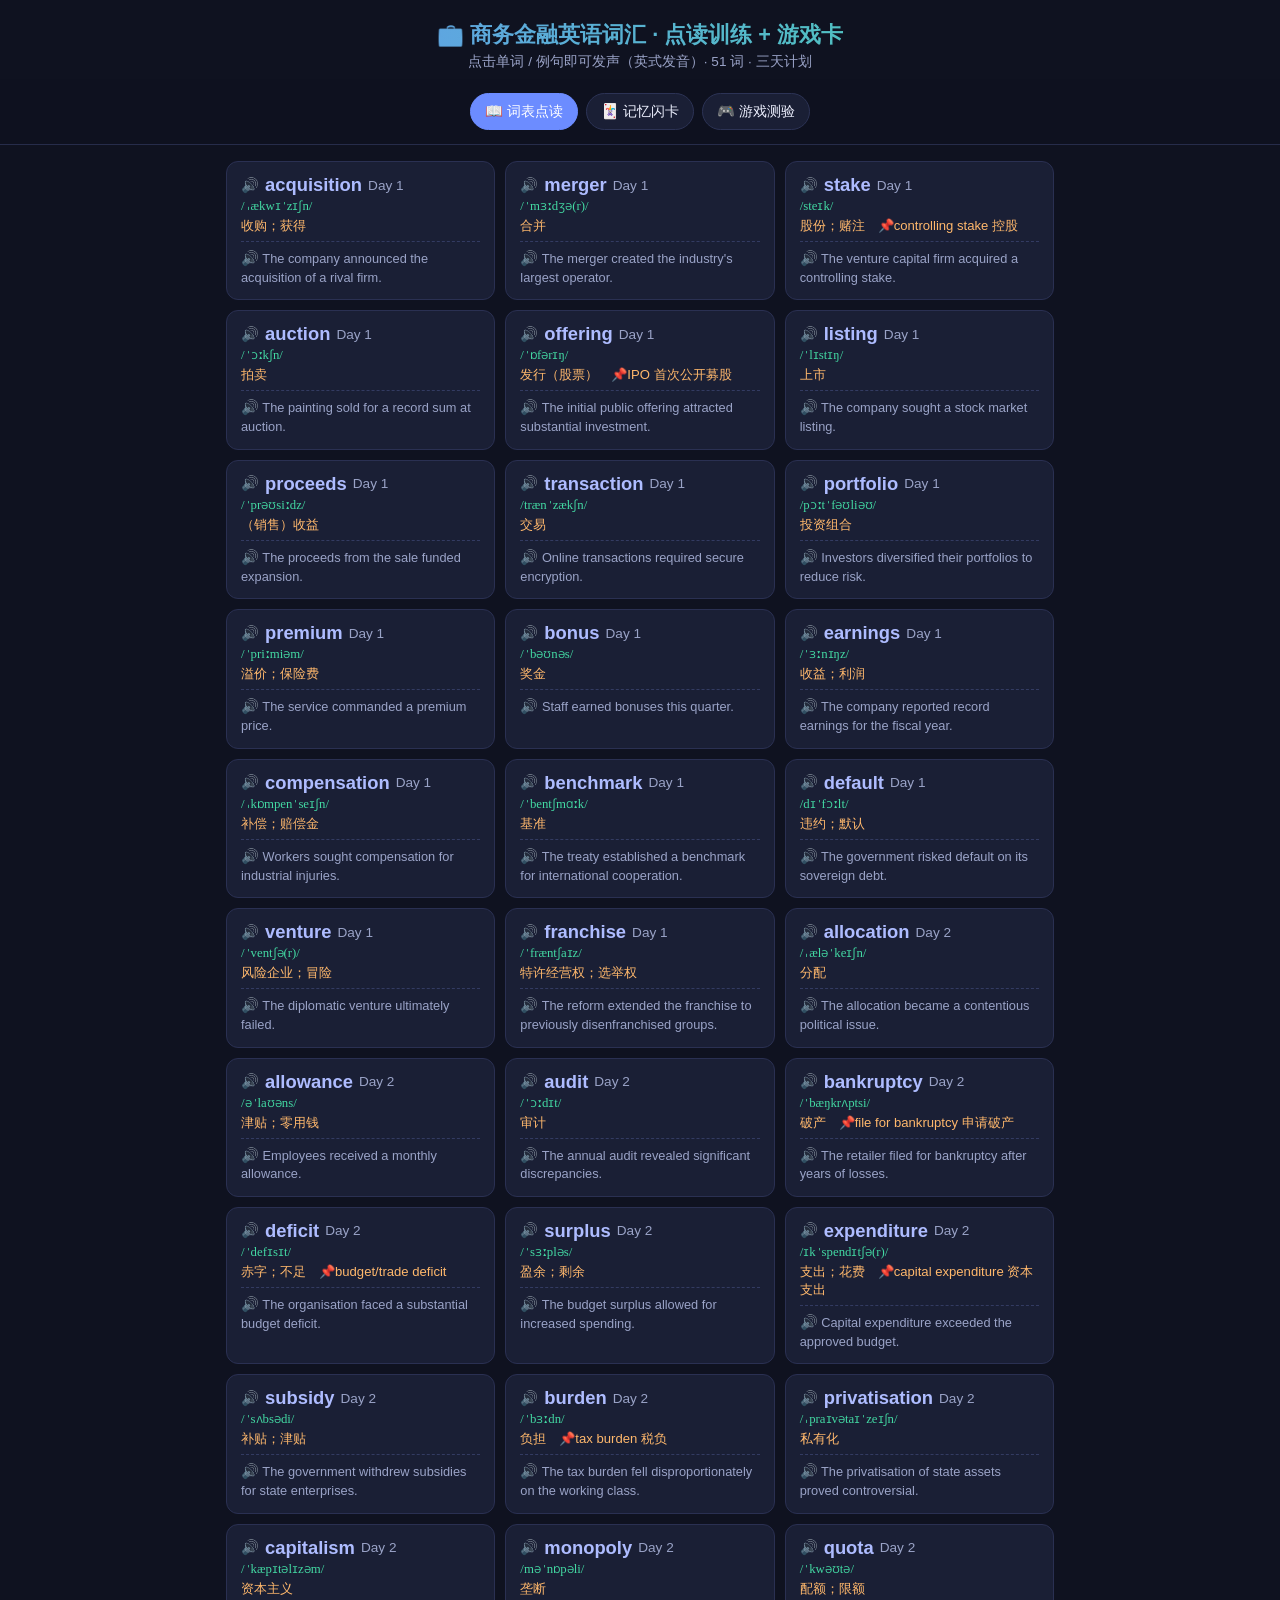
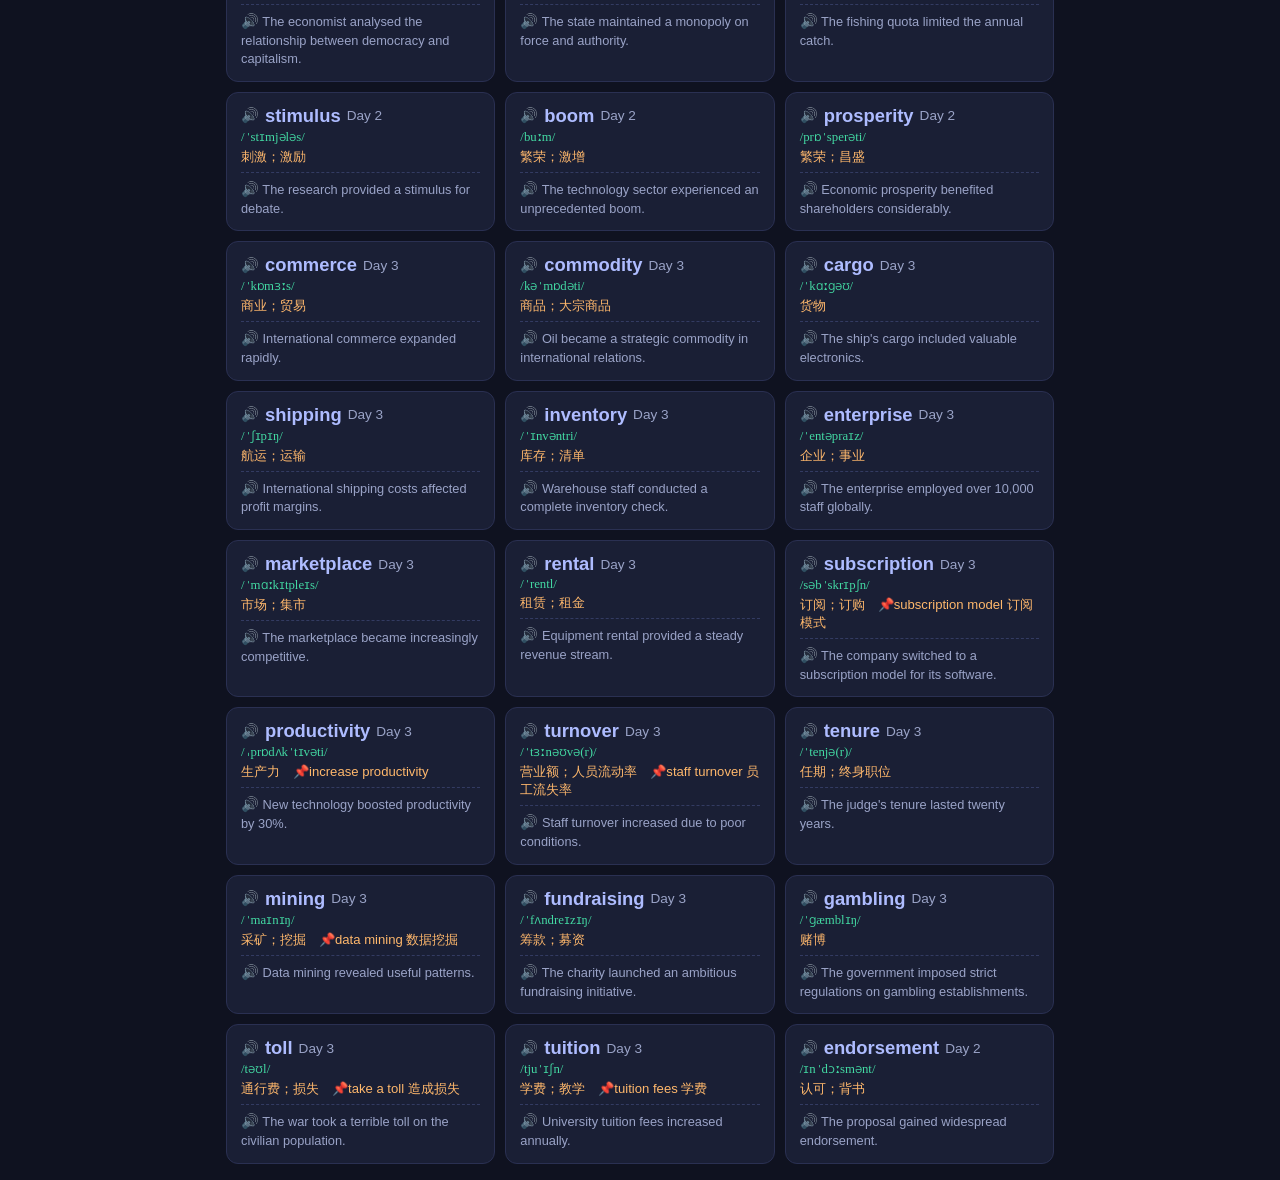
<file: vocab-business.html>
<!DOCTYPE html>
<html lang="zh-CN">
<head>
<meta charset="UTF-8">
<meta name="viewport" content="width=device-width, initial-scale=1.0">
<title>商务英语词汇 · 点读 + 游戏卡</title>
<style>
:root{
  --bg:#0f1220; --card:#1a1f35; --card2:#232a47; --text:#eef1ff;
  --muted:#9aa3c7; --accent:#6c8cff; --accent2:#43d9a3; --warn:#ffb86c;
  --wrong:#ff6b81; --shadow:0 8px 24px rgba(0,0,0,.35);
}
*{box-sizing:border-box;margin:0;padding:0}
body{background:var(--bg);color:var(--text);font-family:-apple-system,"PingFang SC","Microsoft YaHei",sans-serif;min-height:100vh}
header{padding:20px 16px 8px;text-align:center}
header h1{font-size:1.35rem;background:linear-gradient(90deg,#6c8cff,#43d9a3);-webkit-background-clip:text;background-clip:text;color:transparent}
header p{color:var(--muted);font-size:.85rem;margin-top:4px}
nav{display:flex;gap:8px;justify-content:center;flex-wrap:wrap;padding:14px;position:sticky;top:0;background:rgba(15,18,32,.92);backdrop-filter:blur(8px);z-index:10;border-bottom:1px solid #262c4a}
nav button{background:var(--card);border:1px solid #2c3355;color:var(--text);padding:8px 14px;border-radius:20px;cursor:pointer;font-size:.9rem;transition:.2s}
nav button.active{background:var(--accent);border-color:var(--accent);color:#fff}
main{max-width:860px;margin:0 auto;padding:16px}
.hidden{display:none!important}

/* ---------- 词表 ---------- */
.wlist{display:grid;grid-template-columns:repeat(auto-fill,minmax(250px,1fr));gap:10px}
.wcard{background:var(--card);border:1px solid #2a3052;border-radius:12px;padding:12px 14px;cursor:pointer;transition:.15s}
.wcard:hover{background:var(--card2);transform:translateY(-2px);box-shadow:var(--shadow)}
.wcard .w{font-size:1.15rem;font-weight:700;color:#aebcff;display:flex;align-items:center;gap:6px}
.wcard .w .sp{font-size:.85rem;color:var(--muted);font-weight:400}
.wcard .ipa{color:var(--accent2);font-size:.8rem;margin-top:2px;font-family:Georgia,serif}
.wcard .zh{color:var(--warn);font-size:.82rem;margin-top:2px}
.wcard .ex{color:var(--muted);font-size:.8rem;margin-top:6px;line-height:1.45;border-top:1px dashed #333b62;padding-top:6px}
.speak-ico{opacity:.55;font-size:.9rem}
.wcard:hover .speak-ico{opacity:1}

/* ---------- 闪卡 ---------- */
.flash-wrap{text-align:center;padding:10px 0}
.flash-card{background:linear-gradient(145deg,#232a47,#1a1f35);border:1px solid #323a63;border-radius:20px;min-height:300px;display:flex;flex-direction:column;align-items:center;justify-content:center;gap:10px;cursor:pointer;box-shadow:var(--shadow);transition:transform .4s;position:relative;padding:20px}
.flash-card .fw{font-size:2.2rem;font-weight:800;color:#aebcff}
.flash-card .fipa{color:var(--accent2);font-family:Georgia,serif}
.flash-card .fzh{color:var(--warn);font-size:1.1rem}
.flash-card .fex{color:var(--muted);font-size:.9rem;line-height:1.5;max-width:520px}
.flash-card .hint{position:absolute;bottom:12px;color:#5a6288;font-size:.75rem}
.flash-card .daytag{position:absolute;top:12px;left:14px;background:#2c3355;color:var(--muted);font-size:.7rem;padding:3px 10px;border-radius:12px}
.flash-btns{display:flex;gap:10px;justify-content:center;margin-top:18px;flex-wrap:wrap}
.flash-btns button{padding:10px 22px;border-radius:22px;border:none;cursor:pointer;font-size:.95rem;font-weight:600}
.btn-know{background:var(--accent2);color:#08301f}
.btn-unknow{background:var(--wrong);color:#fff}
.btn-skip{background:var(--card2);color:var(--text);border:1px solid #3a4370!important}
.btn-primary{background:var(--accent);color:#fff}
.progress{height:8px;background:#262c4a;border-radius:4px;overflow:hidden;margin:14px auto;max-width:500px}
.progress i{display:block;height:100%;background:linear-gradient(90deg,#6c8cff,#43d9a3);transition:width .3s}
.pcount{color:var(--muted);font-size:.85rem;text-align:center}

/* ---------- 测验 ---------- */
.quiz-box{background:var(--card);border:1px solid #2a3052;border-radius:16px;padding:24px;margin-top:10px}
.quiz-q{font-size:1.25rem;font-weight:700;text-align:center;margin-bottom:18px}
.quiz-q .speaker{cursor:pointer;color:var(--accent);font-size:1.6rem;margin-right:8px;vertical-align:middle}
.opts{display:grid;grid-template-columns:1fr 1fr;gap:10px}
.opts button{background:var(--card2);border:1px solid #3a4370;color:var(--text);padding:14px;border-radius:10px;cursor:pointer;font-size:1rem;transition:.15s}
.opts button:hover{border-color:var(--accent)}
.opts button.right{background:rgba(67,217,163,.18);border-color:var(--accent2)}
.opts button.wrong{background:rgba(255,107,129,.18);border-color:var(--wrong)}
.quiz-feedback{text-align:center;margin-top:14px;min-height:24px;font-weight:600}
.quiz-feedback .ok{color:var(--accent2)}
.quiz-feedback .no{color:var(--wrong)}
.quiz-bar{display:flex;justify-content:space-between;color:var(--muted);font-size:.85rem;margin-bottom:14px}
.spell-input{width:100%;padding:14px;font-size:1.2rem;border-radius:10px;border:1px solid #3a4370;background:#141830;color:var(--text);text-align:center;letter-spacing:2px;outline:none}
.spell-input:focus{border-color:var(--accent)}
.result-box{text-align:center;padding:30px}
.result-box .score{font-size:3rem;font-weight:800;background:linear-gradient(90deg,#6c8cff,#43d9a3);-webkit-background-clip:text;background-clip:text;color:transparent}
.mode-pick{display:grid;grid-template-columns:repeat(auto-fit,minmax(180px,1fr));gap:12px;margin-top:14px}
.mode-pick .mp{background:var(--card);border:1px solid #2a3052;border-radius:14px;padding:18px;cursor:pointer;transition:.15s;text-align:center}
.mode-pick .mp:hover{border-color:var(--accent);transform:translateY(-3px);box-shadow:var(--shadow)}
.mode-pick .mp .ic{font-size:1.8rem}
.mode-pick .mp .t{font-weight:700;margin-top:8px}
.mode-pick .mp .d{color:var(--muted);font-size:.78rem;margin-top:4px}
@media(max-width:520px){.opts{grid-template-columns:1fr}.flash-card .fw{font-size:1.7rem}}
</style>
</head>
<body>
<header>
  <h1>💼 商务金融英语词汇 · 点读训练 + 游戏卡</h1>
  <p>点击单词 / 例句即可发声（英式发音）· 51 词 · 三天计划</p>
</header>
<nav>
  <button class="active" data-tab="list">📖 词表点读</button>
  <button data-tab="flash">🃏 记忆闪卡</button>
  <button data-tab="quiz">🎮 游戏测验</button>
</nav>
<main>
  <section id="tab-list"><div class="wlist" id="wordList"></div></section>
  <section id="tab-flash" class="hidden">
    <div class="progress"><i id="flashBar" style="width:0%"></i></div>
    <div class="pcount" id="flashCount"></div>
    <div class="flash-wrap">
      <div class="flash-card" id="flashCard"></div>
      <div class="flash-btns">
        <button class="btn-unknow" id="btnUnknown">😵 还不熟（再来）</button>
        <button class="btn-know" id="btnKnow">😀 记住了</button>
        <button class="btn-skip" id="btnRestart">🔄 重新开始</button>
      </div>
    </div>
  </section>
  <section id="tab-quiz" class="hidden">
    <div id="quizHome">
      <p style="color:var(--muted);text-align:center;margin-top:8px">选择一种游戏模式，加深记忆 👇</p>
      <div class="mode-pick">
        <div class="mp" data-mode="zh2en"><div class="ic">🇨🇳→🇬🇧</div><div class="t">看中文选英文</div><div class="d">四选一</div></div>
        <div class="mp" data-mode="en2zh"><div class="ic">🇬🇧→🇨🇳</div><div class="t">看英文选中文</div><div class="d">四选一</div></div>
        <div class="mp" data-mode="listen"><div class="ic">👂</div><div class="t">听音辨词</div><div class="d">点击播放读音</div></div>
        <div class="mp" data-mode="spell"><div class="ic">⌨️</div><div class="t">拼写挑战</div><div class="d">听音拼单词</div></div>
      </div>
    </div>
    <div id="quizPlay" class="hidden">
      <div class="quiz-box">
        <div class="quiz-bar"><span id="quizProg"></span><span id="quizScore">得分 0</span></div>
        <div class="quiz-q" id="quizQ"></div>
        <div id="quizOpts"></div>
        <div class="quiz-feedback" id="quizFb"></div>
        <div class="flash-btns"><button class="btn-skip" id="quizQuit">← 退出游戏</button></div>
      </div>
    </div>
    <div id="quizResult" class="hidden"></div>
  </section>
</main>

<script>
const WORDS=[
{w:"acquisition",ipa:"/ˌækwɪˈzɪʃn/",zh:"收购；获得",ex:"The company announced the acquisition of a rival firm.",day:1},
{w:"merger",ipa:"/ˈmɜːdʒə(r)/",zh:"合并",ex:"The merger created the industry's largest operator.",day:1},
{w:"stake",ipa:"/steɪk/",zh:"股份；赌注",ex:"The venture capital firm acquired a controlling stake.",day:1,pt:"controlling stake 控股"},
{w:"auction",ipa:"/ˈɔːkʃn/",zh:"拍卖",ex:"The painting sold for a record sum at auction.",day:1},
{w:"offering",ipa:"/ˈɒfərɪŋ/",zh:"发行（股票）",ex:"The initial public offering attracted substantial investment.",day:1,pt:"IPO 首次公开募股"},
{w:"listing",ipa:"/ˈlɪstɪŋ/",zh:"上市",ex:"The company sought a stock market listing.",day:1},
{w:"proceeds",ipa:"/ˈprəʊsiːdz/",zh:"（销售）收益",ex:"The proceeds from the sale funded expansion.",day:1},
{w:"transaction",ipa:"/trænˈzækʃn/",zh:"交易",ex:"Online transactions required secure encryption.",day:1},
{w:"portfolio",ipa:"/pɔːtˈfəʊliəʊ/",zh:"投资组合",ex:"Investors diversified their portfolios to reduce risk.",day:1},
{w:"premium",ipa:"/ˈpriːmiəm/",zh:"溢价；保险费",ex:"The service commanded a premium price.",day:1},
{w:"bonus",ipa:"/ˈbəʊnəs/",zh:"奖金",ex:"Staff earned bonuses this quarter.",day:1},
{w:"earnings",ipa:"/ˈɜːnɪŋz/",zh:"收益；利润",ex:"The company reported record earnings for the fiscal year.",day:1},
{w:"compensation",ipa:"/ˌkɒmpenˈseɪʃn/",zh:"补偿；赔偿金",ex:"Workers sought compensation for industrial injuries.",day:1},
{w:"benchmark",ipa:"/ˈbentʃmɑːk/",zh:"基准",ex:"The treaty established a benchmark for international cooperation.",day:1},
{w:"default",ipa:"/dɪˈfɔːlt/",zh:"违约；默认",ex:"The government risked default on its sovereign debt.",day:1},
{w:"venture",ipa:"/ˈventʃə(r)/",zh:"风险企业；冒险",ex:"The diplomatic venture ultimately failed.",day:1},
{w:"franchise",ipa:"/ˈfræntʃaɪz/",zh:"特许经营权；选举权",ex:"The reform extended the franchise to previously disenfranchised groups.",day:1},
{w:"allocation",ipa:"/ˌæləˈkeɪʃn/",zh:"分配",ex:"The allocation became a contentious political issue.",day:2},
{w:"allowance",ipa:"/əˈlaʊəns/",zh:"津贴；零用钱",ex:"Employees received a monthly allowance.",day:2},
{w:"audit",ipa:"/ˈɔːdɪt/",zh:"审计",ex:"The annual audit revealed significant discrepancies.",day:2},
{w:"bankruptcy",ipa:"/ˈbæŋkrʌptsi/",zh:"破产",ex:"The retailer filed for bankruptcy after years of losses.",day:2,pt:"file for bankruptcy 申请破产"},
{w:"deficit",ipa:"/ˈdefɪsɪt/",zh:"赤字；不足",ex:"The organisation faced a substantial budget deficit.",day:2,pt:"budget/trade deficit"},
{w:"surplus",ipa:"/ˈsɜːpləs/",zh:"盈余；剩余",ex:"The budget surplus allowed for increased spending.",day:2},
{w:"expenditure",ipa:"/ɪkˈspendɪtʃə(r)/",zh:"支出；花费",ex:"Capital expenditure exceeded the approved budget.",day:2,pt:"capital expenditure 资本支出"},
{w:"subsidy",ipa:"/ˈsʌbsədi/",zh:"补贴；津贴",ex:"The government withdrew subsidies for state enterprises.",day:2},
{w:"burden",ipa:"/ˈbɜːdn/",zh:"负担",ex:"The tax burden fell disproportionately on the working class.",day:2,pt:"tax burden 税负"},
{w:"privatisation",ipa:"/ˌpraɪvətaɪˈzeɪʃn/",zh:"私有化",ex:"The privatisation of state assets proved controversial.",day:2},
{w:"capitalism",ipa:"/ˈkæpɪtəlɪzəm/",zh:"资本主义",ex:"The economist analysed the relationship between democracy and capitalism.",day:2},
{w:"monopoly",ipa:"/məˈnɒpəli/",zh:"垄断",ex:"The state maintained a monopoly on force and authority.",day:2},
{w:"quota",ipa:"/ˈkwəʊtə/",zh:"配额；限额",ex:"The fishing quota limited the annual catch.",day:2},
{w:"stimulus",ipa:"/ˈstɪmjələs/",zh:"刺激；激励",ex:"The research provided a stimulus for debate.",day:2},
{w:"boom",ipa:"/buːm/",zh:"繁荣；激增",ex:"The technology sector experienced an unprecedented boom.",day:2},
{w:"prosperity",ipa:"/prɒˈsperəti/",zh:"繁荣；昌盛",ex:"Economic prosperity benefited shareholders considerably.",day:2},
{w:"commerce",ipa:"/ˈkɒmɜːs/",zh:"商业；贸易",ex:"International commerce expanded rapidly.",day:3},
{w:"commodity",ipa:"/kəˈmɒdəti/",zh:"商品；大宗商品",ex:"Oil became a strategic commodity in international relations.",day:3},
{w:"cargo",ipa:"/ˈkɑːɡəʊ/",zh:"货物",ex:"The ship's cargo included valuable electronics.",day:3},
{w:"shipping",ipa:"/ˈʃɪpɪŋ/",zh:"航运；运输",ex:"International shipping costs affected profit margins.",day:3},
{w:"inventory",ipa:"/ˈɪnvəntri/",zh:"库存；清单",ex:"Warehouse staff conducted a complete inventory check.",day:3},
{w:"enterprise",ipa:"/ˈentəpraɪz/",zh:"企业；事业",ex:"The enterprise employed over 10,000 staff globally.",day:3},
{w:"marketplace",ipa:"/ˈmɑːkɪtpleɪs/",zh:"市场；集市",ex:"The marketplace became increasingly competitive.",day:3},
{w:"rental",ipa:"/ˈrentl/",zh:"租赁；租金",ex:"Equipment rental provided a steady revenue stream.",day:3},
{w:"subscription",ipa:"/səbˈskrɪpʃn/",zh:"订阅；订购",ex:"The company switched to a subscription model for its software.",day:3,pt:"subscription model 订阅模式"},
{w:"productivity",ipa:"/ˌprɒdʌkˈtɪvəti/",zh:"生产力",ex:"New technology boosted productivity by 30%.",day:3,pt:"increase productivity"},
{w:"turnover",ipa:"/ˈtɜːnəʊvə(r)/",zh:"营业额；人员流动率",ex:"Staff turnover increased due to poor conditions.",day:3,pt:"staff turnover 员工流失率"},
{w:"tenure",ipa:"/ˈtenjə(r)/",zh:"任期；终身职位",ex:"The judge's tenure lasted twenty years.",day:3},
{w:"mining",ipa:"/ˈmaɪnɪŋ/",zh:"采矿；挖掘",ex:"Data mining revealed useful patterns.",day:3,pt:"data mining 数据挖掘"},
{w:"fundraising",ipa:"/ˈfʌndreɪzɪŋ/",zh:"筹款；募资",ex:"The charity launched an ambitious fundraising initiative.",day:3},
{w:"gambling",ipa:"/ˈɡæmblɪŋ/",zh:"赌博",ex:"The government imposed strict regulations on gambling establishments.",day:3},
{w:"toll",ipa:"/təʊl/",zh:"通行费；损失",ex:"The war took a terrible toll on the civilian population.",day:3,pt:"take a toll 造成损失"},
{w:"tuition",ipa:"/tjuˈɪʃn/",zh:"学费；教学",ex:"University tuition fees increased annually.",day:3,pt:"tuition fees 学费"},
{w:"endorsement",ipa:"/ɪnˈdɔːsmənt/",zh:"认可；背书",ex:"The proposal gained widespread endorsement.",day:2},
];

/* ---------- 发音 ---------- */
let voiceUK=null;
function pickVoice(){
  const vs=speechSynthesis.getVoices();
  voiceUK=vs.find(v=>v.lang==='en-GB')||vs.find(v=>v.lang.startsWith('en'))||null;
}
speechSynthesis.onvoiceschanged=pickVoice;pickVoice();
function speak(text,rate=0.92){
  speechSynthesis.cancel();
  const u=new SpeechSynthesisUtterance(text);
  u.lang='en-GB';u.rate=rate;
  if(voiceUK)u.voice=voiceUK;
  speechSynthesis.speak(u);
}
const shuffle=a=>{a=[...a];for(let i=a.length-1;i>0;i--){const j=Math.floor(Math.random()*(i+1));[a[i],a[j]]=[a[j],a[i]]}return a};

/* ---------- Tabs ---------- */
document.querySelectorAll('nav button').forEach(b=>b.onclick=()=>{
  document.querySelectorAll('nav button').forEach(x=>x.classList.remove('active'));
  b.classList.add('active');
  ['list','flash','quiz'].forEach(t=>document.getElementById('tab-'+t).classList.toggle('hidden',t!==b.dataset.tab));
});

/* ---------- 词表点读 ---------- */
const listEl=document.getElementById('wordList');
WORDS.forEach(o=>{
  const d=document.createElement('div');d.className='wcard';
  d.innerHTML=`<div class="w"><span class="speak-ico">🔊</span>${o.w} <span class="sp">Day ${o.day}</span></div>
  <div class="ipa">${o.ipa}</div><div class="zh">${o.zh}${o.pt?'　📌'+o.pt:''}</div>
  <div class="ex"><span class="speak-ico">🔊</span> ${o.ex}</div>`;
  d.querySelector('.w').onclick=e=>{e.stopPropagation();speak(o.w)};
  d.querySelector('.ex').onclick=e=>{e.stopPropagation();speak(o.ex)};
  listEl.appendChild(d);
});

/* ---------- 闪卡 ---------- */
let fDeck=[],fIdx=0,fKnown=0;
function flashStart(){
  fDeck=shuffle(WORDS);fIdx=0;fKnown=0;flashRender();
}
function flashRender(){
  const o=fDeck[fIdx],c=document.getElementById('flashCard');
  c.innerHTML=`<div class="daytag">Day ${o.day} · 点击卡片翻面</div>
    <div class="fw">🔊 ${o.w}</div>
    <div class="fipa">${o.ipa}</div>
    <div class="fzh">${o.zh}</div>
    <div class="fex">💡 ${o.pt||''}</div>
    <div class="hint">翻面看例句</div>`;
  c.onclick=()=>{
    c.innerHTML=`<div class="daytag">Day ${o.day}</div>
      <div class="fw" style="cursor:pointer">🔊 ${o.w}</div>
      <div class="fipa">${o.ipa} · ${o.zh}</div>
      <div class="fex" style="cursor:pointer">🔊 ${o.ex}</div>
      <div class="hint">点击 🔊 听发音</div>`;
    c.querySelector('.fw').onclick=e=>{e.stopPropagation();speak(o.w)};
    c.querySelector('.fex').onclick=e=>{e.stopPropagation();speak(o.ex)};
    c.onclick=flashRenderBack.bind(null,o);
  };
  speak(o.w);
  document.getElementById('flashBar').style.width=(fIdx/WORDS.length*100)+'%';
  document.getElementById('flashCount').textContent=`${fIdx+1} / ${fDeck.length} · 已记住 ${fKnown}`;
}
function flashRenderBack(o){
  const c=document.getElementById('flashCard');
  c.innerHTML=`<div class="daytag">Day ${o.day}</div><div class="fw">🔊 ${o.w}</div><div class="fipa">${o.ipa} · ${o.zh}</div><div class="fex" style="cursor:pointer">🔊 ${o.ex}</div><div class="hint">点击 🔊 听发音</div>`;
  c.querySelector('.fw').onclick=e=>{e.stopPropagation();speak(o.w)};
  c.querySelector('.fex').onclick=e=>{e.stopPropagation();speak(o.ex)};
}
document.getElementById('btnKnow').onclick=()=>{fKnown++;fIdx<fDeck.length-1?(fIdx++,flashRender()):flashDone()};
document.getElementById('btnUnknown').onclick=()=>{fDeck.push(fDeck[fIdx]);fIdx++;fIdx<fDeck.length?flashRender():flashDone()};
document.getElementById('btnRestart').onclick=flashStart;
function flashDone(){
  const c=document.getElementById('flashCard');
  c.innerHTML=`<div class="fw">🎉</div><div class="fzh">本轮完成！</div><div class="fex">记住 ${fKnown} 个词 · 点击"重新开始"再来一轮</div>`;
  document.getElementById('flashBar').style.width='100%';
  document.getElementById('flashCount').textContent=`完成！`;
}

/* ---------- 测验 ---------- */
let qMode,qOrder,qIdx,qScore,qWrong=[];
document.querySelectorAll('.mp').forEach(m=>m.onclick=()=>startQuiz(m.dataset.mode));
document.getElementById('quizQuit').onclick=()=>{
  document.getElementById('quizPlay').classList.add('hidden');
  document.getElementById('quizResult').classList.add('hidden');
  document.getElementById('quizHome').classList.remove('hidden');
};
function startQuiz(mode){
  qMode=mode;qOrder=shuffle(WORDS);qIdx=0;qScore=0;qWrong=[];
  document.getElementById('quizHome').classList.add('hidden');
  document.getElementById('quizResult').classList.add('hidden');
  document.getElementById('quizPlay').classList.remove('hidden');
  qRender();
}
function qRender(){
  if(qIdx>=qOrder.length)return qFinish();
  const o=qOrder[qIdx];
  document.getElementById('quizProg').textContent=`第 ${qIdx+1} / ${qOrder.length} 题`;
  document.getElementById('quizScore').textContent=`得分 ${qScore}`;
  document.getElementById('quizFb').innerHTML='';
  const q=document.getElementById('quizQ'),opts=document.getElementById('quizOpts');
  if(qMode==='zh2en'){
    q.innerHTML=`哪个英文单词表示「<b style="color:var(--warn)">${o.zh}</b>」？`;
    opts.innerHTML='';shuffle([o,...shuffle(WORDS.filter(x=>x!==o)).slice(0,3)]).forEach(x=>{
      const b=document.createElement('button');b.textContent=x.w;
      b.onclick=()=>answer(b,x===o,o,()=>speak(o.w));opts.appendChild(b);
    });
  }else if(qMode==='en2zh'){
    q.innerHTML=`<span class="speaker" id="qSpeak">🔊</span>${o.w} <span style="color:var(--accent2);font-size:.9rem">${o.ipa}</span> 的意思是？`;
    document.getElementById('qSpeak').onclick=()=>speak(o.w);
    opts.innerHTML='';shuffle([o,...shuffle(WORDS.filter(x=>x!==o)).slice(0,3)]).forEach(x=>{
      const b=document.createElement('button');b.textContent=x.zh;
      b.onclick=()=>answer(b,x===o,o,()=>speak(o.w));opts.appendChild(b);
    });
  }else if(qMode==='listen'){
    q.innerHTML=`<span class="speaker" id="qSpeak">🔊 点击播放读音</span><span style="font-size:.8rem;color:var(--muted)">（可反复听）</span>`;
    document.getElementById('qSpeak').onclick=()=>speak(o.w);
    setTimeout(()=>speak(o.w),300);
    opts.innerHTML='';shuffle([o,...shuffle(WORDS.filter(x=>x!==o)).slice(0,3)]).forEach(x=>{
      const b=document.createElement('button');b.textContent=x.w;
      b.onclick=()=>answer(b,x===o,o,()=>speak(o.ex));opts.appendChild(b);
    });
  }else if(qMode==='spell'){
    q.innerHTML=`<span class="speaker" id="qSpeak">🔊</span> 听发音，拼出单词（${o.zh}）`;
    document.getElementById('qSpeak').onclick=()=>speak(o.w);
    setTimeout(()=>speak(o.w),300);
    opts.innerHTML=`<input class="spell-input" id="spellIn" autocomplete="off" autocapitalize="off" spellcheck="false" placeholder="输入英文后回车">
      <div style="text-align:center;margin-top:12px"><button class="btn-primary" id="spellGo" style="padding:10px 30px;border-radius:22px;border:none;cursor:pointer">确认 ✓</button></div>`;
    const inp=document.getElementById('spellIn');inp.focus();
    const check=()=>{
      const v=inp.value.trim().toLowerCase();
      if(!v)return;
      const ok=v===o.w;
      document.getElementById('quizFb').innerHTML=ok
        ?`<span class="ok">✅ 正确！${o.w} ${o.ipa} ${o.zh}</span>`
        :`<span class="no">❌ 正确答案：<b>${o.w}</b> ${o.ipa} ${o.zh}</span>`;
      if(ok)qScore++;else qWrong.push(o);
      speak(o.w);
      setTimeout(()=>{qIdx++;qRender()},2200);
    };
    inp.onkeydown=e=>{if(e.key==='Enter')check()};
    document.getElementById('spellGo').onclick=check;
  }
}
function answer(btn,ok,o,voice){
  document.querySelectorAll('#quizOpts button').forEach(b=>b.disabled=true);
  if(ok){btn.classList.add('right');qScore++;document.getElementById('quizFb').innerHTML=`<span class="ok">✅ 正确！${o.w} — ${o.zh}</span>`;}
  else{btn.classList.add('wrong');qScore=Math.max(0,qScore);qWrong.push(o);
    document.querySelectorAll('#quizOpts button').forEach(b=>{if(b.textContent===o.w||b.textContent===o.zh)b.classList.add('right')});
    document.getElementById('quizFb').innerHTML=`<span class="no">❌ 正确答案：${o.w} — ${o.zh}</span>`;}
  document.getElementById('quizScore').textContent=`得分 ${qScore}`;
  voice&&voice();
  setTimeout(()=>{qIdx++;qRender()},1800);
}
function qFinish(){
  document.getElementById('quizPlay').classList.add('hidden');
  const r=document.getElementById('quizResult');r.classList.remove('hidden');
  const emoji=qScore>=qOrder.length*0.9?'🏆':qScore>=qOrder.length*0.7?'👍':'💪';
  let wrongHtml=qWrong.length?`<div style="margin-top:20px;text-align:left"><b style="color:var(--warn)">📝 需要复习的词（点击听发音）：</b><div class="wlist" style="margin-top:10px">${
    qWrong.map(o=>`<div class="wcard" onclick="speak('${o.w}')"><div class="w"><span class="speak-ico">🔊</span>${o.w}</div><div class="ipa">${o.ipa}</div><div class="zh">${o.zh}</div></div>`).join('')
  }</div></div>`:'';
  r.innerHTML=`<div class="quiz-box result-box"><div class="score">${emoji} ${qScore} / ${qOrder.length}</div>
  <p style="color:var(--muted);margin-top:8px">${qScore>=qOrder.length*0.9?'太棒了！':qScore>=qOrder.length*0.7?'不错，再练一轮！':'加油，错词重点复习！'}</p>
  ${wrongHtml}
  <div class="flash-btns" style="margin-top:22px"><button class="btn-primary" onclick="startQuiz('${qMode}')">🔄 再来一轮</button>
  <button class="btn-skip" onclick="document.getElementById('quizQuit').click()">← 返回</button></div></div>`;
}
flashStart();
</script>
</body>
</html>
</file>
